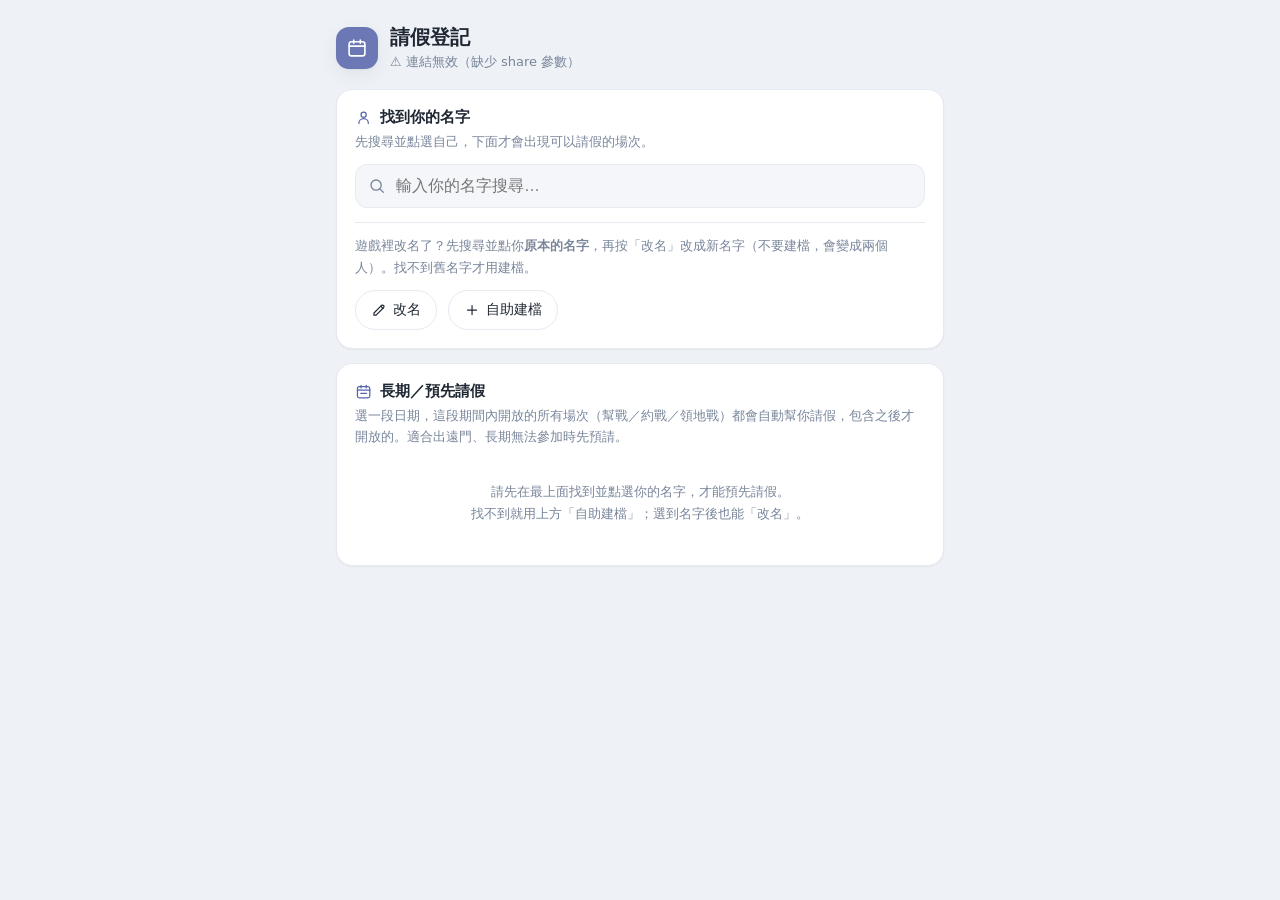
<file: leave.html>
<html lang="zh-TW"><head>
    <meta charset="UTF-8">
    <meta name="viewport" content="width=device-width, initial-scale=1.0">
    <title>請假登記</title>
    <style>
        /* =====================================================
           ===  極簡 2.0：與後台同一套設計語言（token + 線性圖標 + 克制的動態）
           ===  公開頁沒有主題切換鈕 → 深色跟隨系統設定
           ===================================================== */
        :root {
            --bg: #eef1f5; --surface: #ffffff; --surface-2: #f4f6fa;
            --text: #333b48; --ink: #1f2733; --muted: #78859a;
            --accent: #6b78b5; --accent-strong: #5766ab; --accent-soft: #e9ecf7; --on-accent: #ffffff;
            --border: #e6eaf1; --danger: #e5544b;
            --ok: #2e7d32; --ok-soft: #e8f5e9;
            --warn: #e65100; --warn-soft: #fff3e0; --warn-line: #ffcc80;
            --shadow-sm: 0 1px 2px rgba(24,33,52,.05);
            --shadow: 0 1px 2px rgba(24,33,52,.05), 0 6px 20px rgba(24,33,52,.06);
            --radius: 16px;
            --ease: cubic-bezier(.2,.8,.2,1); --ease-out: cubic-bezier(.16,1,.3,1);
            --t1: .13s; --t2: .2s; --t3: .32s;
            --ring: 0 0 0 3px color-mix(in srgb, var(--accent) 30%, transparent);
        }
        @media (prefers-color-scheme: dark) {
            :root {
                --bg: #0c1017; --surface: #151c26; --surface-2: #1b2430;
                --text: #c9d2de; --ink: #eef2f7; --muted: #8a97a9;
                --accent: #8592d8; --accent-strong: #9aa5e6; --accent-soft: #222b3d; --on-accent: #0b0f16;
                --border: #263140; --danger: #f2695f;
                --ok: #6ddc92; --ok-soft: #16301f;
                --warn: #ffb163; --warn-soft: #2e2113; --warn-line: #5b3d1c;
                --shadow-sm: 0 1px 2px rgba(0,0,0,.4);
                --shadow: 0 1px 2px rgba(0,0,0,.4), 0 8px 24px rgba(0,0,0,.35);
                --ring: 0 0 0 3px color-mix(in srgb, var(--accent) 38%, transparent);
            }
        }

        * { box-sizing: border-box; }
        body {
            margin: 0 auto; max-width: 640px; padding: 20px 16px 40px;
            font-family: "PingFang TC", "Microsoft JhengHei", system-ui, -apple-system, sans-serif;
            background: var(--bg); color: var(--text); -webkit-font-smoothing: antialiased;
        }
        ::selection { background: color-mix(in srgb, var(--accent) 26%, transparent); }

        /* 線性圖標（跟後台同規格：24 格、stroke 1.75、圓端點） */
        .ic {
            width: 1.15em; height: 1.15em; flex-shrink: 0; fill: none; stroke: currentColor;
            stroke-width: 1.75; stroke-linecap: round; stroke-linejoin: round; vertical-align: -.18em;
        }
        .ic-lg { width: 1.45em; height: 1.45em; }

        /* ---- 頁首 ---- */
        .page-head { display: flex; align-items: center; gap: 12px; margin: 4px 0 18px; }
        .page-mark {
            width: 42px; height: 42px; border-radius: 13px; flex-shrink: 0;
            background: var(--accent); color: var(--on-accent);
            display: grid; place-items: center; box-shadow: var(--shadow);
        }
        .page-mark .ic { width: 22px; height: 22px; }
        h1 { font-size: 20px; margin: 0; color: var(--ink); line-height: 1.3; }
        .sub { font-size: 13px; color: var(--muted); margin-top: 3px; }

        /* ---- 卡片 ---- */
        .card {
            background: var(--surface); border: 1px solid var(--border); border-radius: var(--radius);
            padding: 18px; margin-bottom: 14px; box-shadow: var(--shadow-sm);
            animation: rise-in var(--t3) var(--ease-out) both;
        }
        .card:nth-of-type(2) { animation-delay: .05s; }
        .card:nth-of-type(3) { animation-delay: .1s; }
        .card:nth-of-type(4) { animation-delay: .14s; }
        @keyframes rise-in { from { opacity: 0; transform: translateY(8px); } to { opacity: 1; transform: none; } }
        .card-title {
            display: flex; align-items: center; gap: 8px;
            font-weight: 700; font-size: 15px; color: var(--ink); margin-bottom: 4px;
        }
        .card-title .ic { color: var(--accent-strong); }
        .card-note { font-size: 12.5px; color: var(--muted); line-height: 1.7; margin-bottom: 12px; }
        .divider { border-top: 1px solid var(--border); margin: 14px 0 12px; }

        /* ---- 輸入 ---- */
        .search-input {
            width: 100%; padding: 12px 14px; font-size: 16px; color: var(--ink);
            background: var(--surface-2); border: 1px solid var(--border); border-radius: 12px;
            transition: border-color var(--t2) var(--ease), box-shadow var(--t2) var(--ease), background var(--t2) var(--ease);
        }
        .search-input:focus { outline: none; border-color: var(--accent); background: var(--surface); box-shadow: var(--ring); }
        .search-wrap { position: relative; }
        .search-wrap .ic-search {
            position: absolute; left: 13px; top: 50%; transform: translateY(-50%);
            width: 18px; height: 18px; color: var(--muted); pointer-events: none;
        }
        .search-wrap .search-input { padding-left: 40px; }

        /* ---- 名字晶片 ---- */
        .name-btn {
            display: inline-flex; align-items: center; gap: 6px; margin: 4px 6px 0 0;
            padding: 9px 15px; min-height: 40px;
            border: 1px solid var(--border); border-radius: 999px;
            background: var(--surface); color: var(--ink); cursor: pointer;
            font-size: 14px; font-family: inherit;
            transition: background var(--t2) var(--ease), border-color var(--t2) var(--ease),
                        color var(--t2) var(--ease), transform var(--t1) var(--ease);
        }
        .name-btn:hover { border-color: var(--accent); background: var(--accent-soft); color: var(--accent-strong); }
        .name-btn:active { transform: scale(.97); }
        .name-btn:focus-visible { outline: none; box-shadow: var(--ring); }
        .name-btn.active { background: var(--accent); border-color: var(--accent); color: var(--on-accent); font-weight: 700; }

        /* ---- 按鈕 ---- */
        .toggle-btn {
            display: inline-flex; align-items: center; justify-content: center; gap: 6px;
            padding: 11px 18px; min-height: 44px; min-width: 104px;
            border-radius: 12px; border: 1px solid transparent; cursor: pointer;
            font-size: 14px; font-weight: 600; font-family: inherit; white-space: nowrap;
            transition: transform var(--t1) var(--ease), box-shadow var(--t2) var(--ease),
                        background var(--t2) var(--ease), border-color var(--t2) var(--ease), color var(--t2) var(--ease);
        }
        .toggle-btn:focus-visible { outline: none; box-shadow: var(--ring); }
        .toggle-btn:active { transform: scale(.97); }
        /* 我要請假＝這一列的主要動作 */
        .toggle-leave { background: var(--accent); color: var(--on-accent); box-shadow: 0 2px 10px color-mix(in srgb, var(--accent) 40%, transparent); }
        .toggle-leave:hover { box-shadow: 0 6px 18px color-mix(in srgb, var(--accent) 45%, transparent); transform: translateY(-1px); }
        /* 已請假 → 只剩「取消」這個次要動作 */
        .toggle-cancel { background: var(--surface); color: var(--danger); border-color: color-mix(in srgb, var(--danger) 45%, var(--border)); }
        .toggle-cancel:hover { background: color-mix(in srgb, var(--danger) 8%, var(--surface)); border-color: var(--danger); }
        .btn-wide { width: 100%; }

        /* ---- 場次列 ---- */
        .win-row {
            display: flex; align-items: center; justify-content: space-between; gap: 12px;
            padding: 14px 2px; border-bottom: 1px solid var(--border);
        }
        .win-row:last-child { border-bottom: none; }
        .win-info { min-width: 0; }
        .win-info b { font-size: 15px; color: var(--ink); }
        .win-info .meta { font-size: 12px; color: var(--muted); margin-top: 3px; }

        /* ---- 標籤 ---- */
        .job-chip {
            display: inline-block; margin: 2px 4px 2px 0; padding: 3px 9px; border-radius: 8px;
            background: var(--surface-2); border: 1px solid var(--border); color: var(--ink); font-size: 12.5px;
        }
        .badge-reserve {
            display: inline-block; font-size: 11px; font-weight: 700; margin-left: 6px; padding: 2px 7px;
            border-radius: 7px; background: var(--warn-soft); color: var(--warn); border: 1px solid var(--warn-line);
        }
        .tag-on-leave {
            display: inline-block; font-size: 11px; font-weight: 700; margin-left: 6px; padding: 2px 7px;
            border-radius: 7px; background: var(--ok-soft); color: var(--ok);
        }
        .job-group { margin: 10px 0; }
        .job-head { font-size: 12px; font-weight: 700; color: var(--muted); margin-bottom: 5px; letter-spacing: .02em; }
        .stat-num { font-size: 11px; color: var(--muted); }

        /* ---- 名單 ---- */
        .lb-row {
            display: flex; align-items: center; justify-content: space-between; gap: 10px;
            padding: 10px 2px; border-bottom: 1px solid var(--border); flex-wrap: wrap;
            transition: background var(--t2) var(--ease);
        }
        .lb-row:last-child { border-bottom: none; }
        .lb-name { font-weight: 600; font-size: 14px; color: var(--ink); }
        .lb-rec { font-size: 12px; color: var(--muted); }
        .lb-rec b { color: var(--ink); }
        .win-block { border: 1px solid var(--border); border-radius: 12px; padding: 12px 14px; margin-bottom: 10px; background: var(--surface-2); }
        .win-block-title { font-weight: 700; font-size: 14px; color: var(--ink); margin-bottom: 6px; }

        .muted { color: var(--muted); font-size: 13px; text-align: center; padding: 22px 10px; line-height: 1.7; }
        .list-hint { font-size: 12px; color: var(--muted); margin-bottom: 6px; }
        .chip-x { color: var(--muted); margin-left: 4px; font-size: 12px; }
        .chip-x:hover { color: var(--danger); }
        /* 名單分組標題（已請假 / 後備），用左側色條取代 emoji */
        .group-label {
            display: flex; align-items: center; gap: 7px; font-size: 12px; font-weight: 700;
            margin-top: 10px; margin-bottom: 2px; color: var(--ink);
        }
        .group-label::before { content: ""; width: 3px; height: 13px; border-radius: 2px; background: currentColor; }
        .group-label.leave { color: var(--danger); }
        .group-label.reserve { color: var(--warn); }
        .selected-bar {
            display: flex; align-items: center; gap: 10px; flex-wrap: wrap;
            padding: 10px 12px; margin-bottom: 10px;
            background: var(--accent-soft); border-radius: 12px;
        }
        .selected-bar .who { font-weight: 700; font-size: 15px; color: var(--accent-strong); flex: 1; min-width: 0; }
        .collapse-head {
            display: flex; align-items: center; gap: 8px; cursor: pointer; user-select: none;
            font-weight: 700; font-size: 15px; color: var(--ink);
        }
        .collapse-head .caret { margin-left: auto; color: var(--muted); transition: transform var(--t2) var(--ease); }
        .collapse-head.open .caret { transform: rotate(90deg); }

        /* ---- Toast ---- */
        .toast {
            position: fixed; left: 50%; bottom: 26px; transform: translate(-50%, 10px);
            background: color-mix(in srgb, var(--ink) 90%, transparent); color: var(--surface);
            padding: 11px 20px; border-radius: 999px; font-size: 14px; font-weight: 600;
            opacity: 0; transition: opacity var(--t2) var(--ease), transform var(--t2) var(--ease-out);
            pointer-events: none; z-index: 50; box-shadow: 0 6px 22px rgba(24,33,52,.24);
        }
        .toast.show { opacity: 1; transform: translate(-50%, 0); }

        /* ---- 加載中：全屏遮罩（擋住重複送出）＋ 奔跑的牛馬 ----
               呼叫的那一刻就出現，點擊完全被擋住 → 不可能連點兩次送出兩筆。 */
        #load-overlay {
            position: fixed; inset: 0; z-index: 60; display: none;
            align-items: center; justify-content: center; padding: 20px;
        }
        #load-overlay.show {
            display: flex;
            background: color-mix(in srgb, var(--ink) 38%, transparent);
            backdrop-filter: blur(4px); -webkit-backdrop-filter: blur(4px);
            animation: fade-in var(--t2) var(--ease) both;
        }
        @keyframes fade-in { from { opacity: 0; } to { opacity: 1; } }
        .load-box {
            display: flex;
            flex-direction: column; align-items: center; gap: 2px; text-align: center;
            background: var(--surface); border: 1px solid var(--border);
            border-radius: 20px; padding: 22px 30px 20px; max-width: min(360px, 90vw);
            box-shadow: 0 12px 40px rgba(24,33,52,.28);
            animation: pop-in var(--t3) var(--ease-out) both;
        }
        @keyframes pop-in { from { opacity: 0; transform: translateY(10px) scale(.97); } to { opacity: 1; transform: none; } }
        .load-text { font-size: 15px; font-weight: 800; color: var(--ink); }
        .load-sub { font-size: 12px; color: var(--muted); line-height: 1.6; margin-top: 4px; }
        .load-escape {
            margin-top: 12px; padding: 6px 12px; font-size: 11.5px; font-family: inherit; cursor: pointer;
            color: var(--muted); background: var(--surface-2); border: 1px solid var(--border);
            border-radius: 999px; display: none;
        }
        .load-escape:hover { color: var(--danger); border-color: var(--danger); }
        #load-overlay.stuck .load-escape { display: inline-block; }

        /* 奔跑的牛馬 */
        .cow-run { width: 168px; height: 108px; overflow: visible; }
        .cow-run * { transform-box: fill-box; }
        .cw-torso, .cw-face, .cw-muzzle, .cw-ear { fill: var(--surface); stroke: var(--accent-strong); stroke-width: 2.4; }
        .cw-spot { fill: var(--accent-soft); stroke: none; }
        .cw-eye, .cw-nose, .cw-tuft { fill: var(--accent-strong); stroke: none; }
        .cw-leg, .cw-tail, .cw-horn { fill: none; stroke: var(--accent-strong); stroke-width: 2.6; stroke-linecap: round; }
        .cw-ground {
            fill: none; stroke: var(--border); stroke-width: 2.6; stroke-linecap: round;
            stroke-dasharray: 12 10; animation: cw-ground .5s linear infinite;
        }
        .cw-dust { fill: var(--border); stroke: none; }
        .d1 { animation: cw-dust .7s var(--ease) infinite; }
        .d2 { animation: cw-dust .7s var(--ease) .18s infinite; }
        .d3 { animation: cw-dust .7s var(--ease) .36s infinite; }
        .cw-body { animation: cw-bob .42s ease-in-out infinite alternate; }
        .cw-head { transform-origin: 20% 80%; animation: cw-nod .84s ease-in-out infinite alternate; }
        .cw-leg { transform-origin: center top; }
        .lg1, .lg4 { animation: cw-step .42s ease-in-out infinite alternate; }
        .lg2, .lg3 { animation: cw-step .42s ease-in-out infinite alternate-reverse; }
        .cw-tail { transform-origin: right top; animation: cw-swish .6s ease-in-out infinite alternate; }
        .cw-tuft { animation: cw-tuft .6s ease-in-out infinite alternate; }
        @keyframes cw-bob   { from { transform: translateY(0) scaleY(1); } to { transform: translateY(-4px) scaleY(1.03); } }
        @keyframes cw-nod   { from { transform: rotate(-4deg); } to { transform: rotate(3deg); } }
        @keyframes cw-step  { from { transform: rotate(-20deg); } to { transform: rotate(20deg); } }
        @keyframes cw-swish { from { transform: rotate(-14deg); } to { transform: rotate(12deg); } }
        @keyframes cw-tuft  { from { transform: translate(-3px, -1px); } to { transform: translate(2px, 2px); } }
        @keyframes cw-ground { to { stroke-dashoffset: -22; } }
        @keyframes cw-dust {
            0%   { opacity: 0;  transform: translate(6px, 0) scale(.5); }
            35%  { opacity: .75; }
            100% { opacity: 0;  transform: translate(-14px, -8px) scale(1.25); }
        }

        @media (max-width: 640px) {
            body { padding: 16px 12px 32px; }
            .card { padding: 16px 14px; }
            .win-row { flex-direction: column; align-items: stretch; gap: 10px; padding: 14px 0; }
            .win-row .toggle-btn { width: 100%; min-height: 46px; }
        }
        @media (prefers-reduced-motion: reduce) {
            *, *::before, *::after { animation-duration: .001ms !important; transition-duration: .001ms !important; }
            .load-bar > span { animation: none; width: 100%; }
        }
    </style>
</head>
<body>

    <svg style="position:absolute;width:0;height:0;overflow:hidden" aria-hidden="true" focusable="false"><defs>
        <symbol id="i-calendar" viewBox="0 0 24 24"><rect x="3.4" y="5.2" width="17.2" height="15.4" rx="2.6"/><path d="M3.4 10h17.2"/><path d="M8.4 3.4v3.4M15.6 3.4v3.4"/></symbol>
        <symbol id="i-search" viewBox="0 0 24 24"><circle cx="10.8" cy="10.8" r="6.8"/><path d="m20.4 20.4-4.6-4.6"/></symbol>
        <symbol id="i-user" viewBox="0 0 24 24"><circle cx="12" cy="8" r="3.6"/><path d="M5.4 20a6.6 6.6 0 0 1 13.2 0"/></symbol>
        <symbol id="i-edit" viewBox="0 0 24 24"><path d="M4.4 19.6h3.2L19 8.2a2.3 2.3 0 0 0-3.2-3.2L4.4 16.4z"/><path d="m14.6 6.2 3.2 3.2"/></symbol>
        <symbol id="i-plus" viewBox="0 0 24 24"><path d="M12 5.2v13.6M5.2 12h13.6"/></symbol>
        <symbol id="i-range" viewBox="0 0 24 24"><rect x="3.4" y="5.2" width="17.2" height="15.4" rx="2.6"/><path d="M3.4 10h17.2"/><path d="M8.4 3.4v3.4M15.6 3.4v3.4"/><path d="M8 14.4h8"/></symbol>
        <symbol id="i-clipboard" viewBox="0 0 24 24"><rect x="5.2" y="4.4" width="13.6" height="16.2" rx="2.4"/><path d="M9.2 4.4V3.4h5.6v1"/><path d="M9.2 10.4h5.6M9.2 14h5.6M9.2 17.4h3"/></symbol>
        <symbol id="i-chart" viewBox="0 0 24 24"><path d="M4 20h16"/><path d="M6.5 20v-6"/><path d="M11.5 20V8"/><path d="M16.5 20v-9"/></symbol>
        <symbol id="i-chevron" viewBox="0 0 24 24"><path d="m9.4 5.6 6.4 6.4-6.4 6.4"/></symbol>
    </defs></svg>

    <div class="page-head">
        <div class="page-mark"><svg class="ic"><use href="#i-calendar"/></svg></div>
        <div style="min-width:0;">
            <h1 id="guild-title">請假登記</h1>
            <div class="sub" id="sub-line">無需登入，找到自己的名字即可登記請假</div>
        </div>
    </div>

    <div class="card">
        <div class="card-title"><svg class="ic"><use href="#i-user"/></svg>找到你的名字</div>
        <div class="card-note">先搜尋並點選自己，下面才會出現可以請假的場次。</div>
        <div class="search-wrap">
            <svg class="ic ic-search"><use href="#i-search"/></svg>
            <input type="text" id="name-search" class="search-input" placeholder="輸入你的名字搜尋…" oninput="renderNames()">
        </div>
        <div id="name-list" style="margin-top:12px;"></div>
        <div class="divider"></div>
        <div class="card-note" style="margin-bottom:8px;">
            遊戲裡改名了？先搜尋並點你<b>原本的名字</b>，再按「改名」改成新名字（不要建檔，會變成兩個人）。找不到舊名字才用建檔。
        </div>
        <button class="name-btn" onclick="renameSelf()"><svg class="ic"><use href="#i-edit"/></svg>改名</button>
        <button class="name-btn" onclick="toggleJoinForm()"><svg class="ic"><use href="#i-plus"/></svg>自助建檔</button>
        <div id="join-form" style="display:none; margin-top:12px;">
            <input type="text" id="join-name" class="search-input" style="margin-bottom:8px;" placeholder="你的遊戲名字">
            <select id="join-job" class="search-input" style="margin-bottom:8px;">
                <option value="">選擇職業（選填）</option>
            </select>
            <button class="toggle-btn toggle-leave btn-wide" onclick="submitJoin()">建立並找到我</button>
            <div class="card-note" style="margin: 8px 0 0;">送出後即可登記請假。若你其實是改名，管理員之後會幫你把舊紀錄合併過來。</div>
        </div>
    </div>

    <div class="card" id="window-card" style="display:none;">
        <div class="selected-bar">
            <svg class="ic ic-lg" style="color:var(--accent-strong);"><use href="#i-user"/></svg>
            <span class="who" id="selected-name"></span>
            <button class="name-btn" style="margin:0;" onclick="renameSelf()"><svg class="ic"><use href="#i-edit"/></svg>改名</button>
        </div>
        <div id="selected-stats" class="card-note" style="margin-bottom:8px;"></div>
        <div class="card-title"><svg class="ic"><use href="#i-calendar"/></svg>開放中的場次</div>
        <div class="card-note">點右側按鈕即可請假或取消。後備由管理員安排。</div>
        <div id="window-list"></div>
    </div>

    <span id="long"></span>
    <div class="card" id="long-card">
        <div class="card-title"><svg class="ic"><use href="#i-range"/></svg>長期／預先請假</div>
        <div class="card-note">選一段日期，這段期間內開放的所有場次（幫戰／約戰／領地戰）都會自動幫你請假，包含之後才開放的。適合出遠門、長期無法參加時先預請。</div>
        <div id="long-need-select" class="muted">請先在最上面找到並點選你的名字，才能預先請假。<br>找不到就用上方「自助建檔」；選到名字後也能「改名」。</div>
        <div id="long-form" style="display:none;">
            <div style="display:flex; gap:8px; flex-wrap:wrap; align-items:center; margin-bottom:8px;">
                <input type="date" id="long-from" class="search-input" style="flex:1; min-width:135px;">
                <span style="color:var(--muted); font-size:13px;">至</span>
                <input type="date" id="long-to" class="search-input" style="flex:1; min-width:135px;">
            </div>
            <input type="text" id="long-reason" class="search-input" placeholder="原因（選填）" style="margin-bottom:10px;">
            <button class="toggle-btn toggle-leave btn-wide" onclick="submitLongLeave()">送出長期／預先請假</button>
        </div>
    </div>

    <div class="card" id="board-card" style="display:none;">
        <div class="card-title"><svg class="ic"><use href="#i-clipboard"/></svg>各場次請假名單（依職業）</div>
        <div id="board-list" style="margin-top:10px;"></div>
    </div>

    <div class="card" id="roster-overview-card" style="display:none;">
        <div class="collapse-head" id="overview-head" onclick="toggleOverview()">
            <svg class="ic"><use href="#i-chart"/></svg>全體出席／請假／後備記錄
            <svg class="ic caret" id="overview-caret"><use href="#i-chevron"/></svg>
        </div>
        <div id="roster-overview" style="display:none; margin-top:12px;"></div>
    </div>

    <div id="empty-state" class="muted" style="display:none;">目前沒有開放中的請假場次。</div>

    <div class="toast" id="toast"></div>
    <div id="load-overlay" role="status" aria-live="polite">
        <div class="load-box">
            <svg class="cow-run" viewBox="0 0 150 96" aria-hidden="true">
                <path class="cw-ground" d="M8 80h134"/>
                <circle class="cw-dust d1" cx="34" cy="73" r="4"/>
                <circle class="cw-dust d2" cx="22" cy="69" r="3"/>
                <circle class="cw-dust d3" cx="13" cy="75" r="2.4"/>
                <g class="cw-body">
                    <path class="cw-tail" d="M46 42c-9 2-12 9-11 16"/>
                    <circle class="cw-tuft" cx="35" cy="60" r="3.2"/>
                    <path class="cw-leg lg1" d="M56 58v20"/>
                    <path class="cw-leg lg2" d="M68 58v20"/>
                    <path class="cw-leg lg3" d="M85 58v20"/>
                    <path class="cw-leg lg4" d="M96 58v20"/>
                    <rect class="cw-torso" x="47" y="32" width="60" height="28" rx="14"/>
                    <ellipse class="cw-spot" cx="63" cy="42" rx="7" ry="5.4"/>
                    <ellipse class="cw-spot" cx="87" cy="51" rx="5" ry="3.8"/>
                    <g class="cw-head">
                        <path class="cw-horn" d="M103 25c-2.5-5 .5-8.5 4-7.5"/>
                        <path class="cw-horn" d="M121 25c2.5-5-.5-8.5-4-7.5"/>
                        <ellipse class="cw-ear" cx="102" cy="30" rx="4.2" ry="3"/>
                        <ellipse class="cw-ear" cx="122" cy="30" rx="4.2" ry="3"/>
                        <rect class="cw-face" x="100" y="24" width="24" height="27" rx="11.5"/>
                        <ellipse class="cw-muzzle" cx="112" cy="44" rx="9" ry="6.4"/>
                        <circle class="cw-eye" cx="107" cy="34" r="1.7"/>
                        <circle class="cw-eye" cx="118" cy="34" r="1.7"/>
                        <circle class="cw-nose" cx="108.6" cy="44.5" r="1.2"/>
                        <circle class="cw-nose" cx="115.4" cy="44.5" r="1.2"/>
                    </g>
                </g>
            </svg>
            <div class="load-text">牛馬正在為你全速加載</div>
            <div class="load-sub">牛馬就要有牛馬的樣子，效率那是額外價錢！！</div>
            <button class="load-escape" onclick="forceHideLoading()">等太久了？點這裡取消等待</button>
        </div>
    </div>

    <script src="leave.js?v=9"></script>
</body></html>
</file>
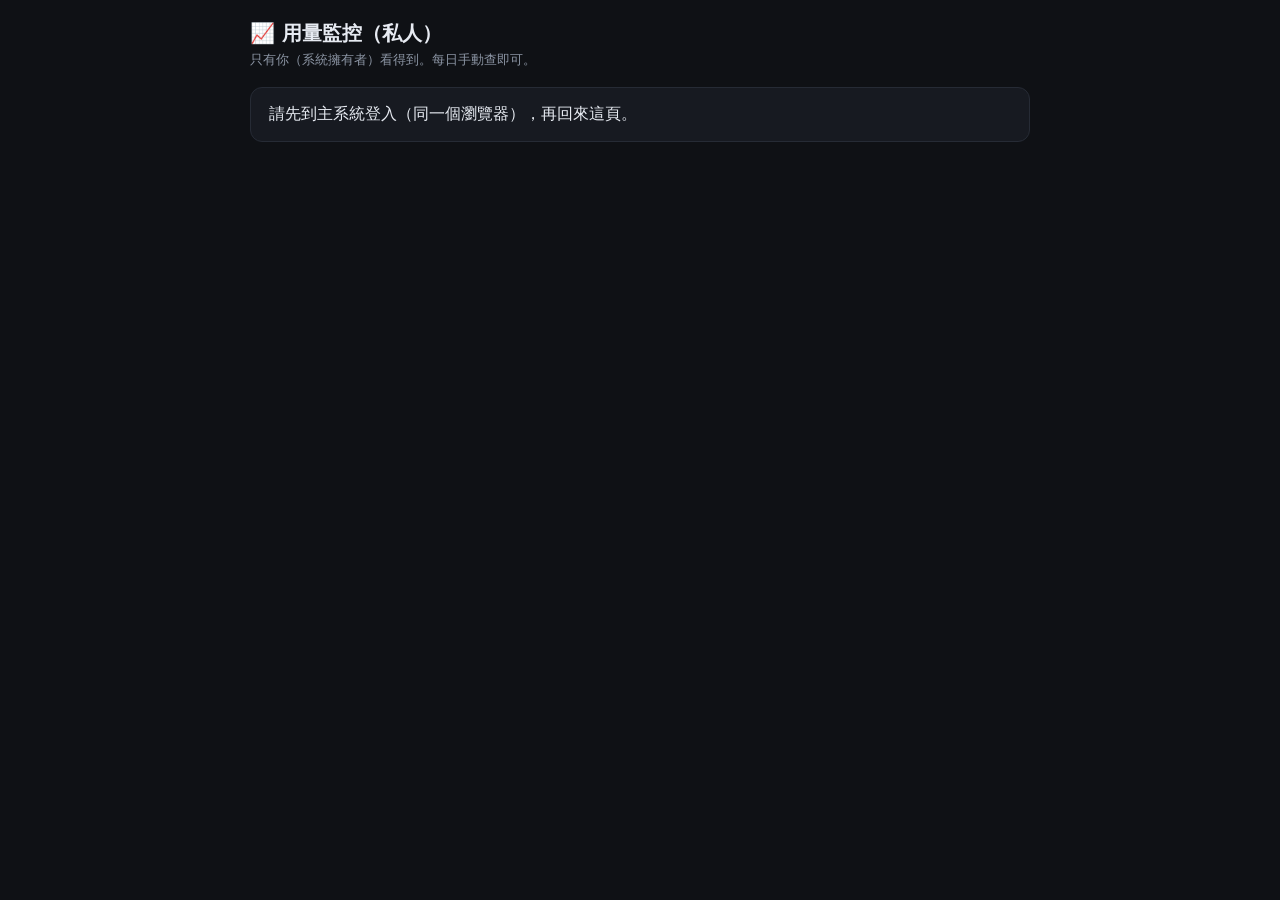
<file: usage.html>
<html lang="zh-TW"><head>
<meta charset="UTF-8">
<meta name="viewport" content="width=device-width, initial-scale=1.0">
<title>用量監控（私人）</title>
<style>
  :root{--bg:#0f1115;--card:#171a21;--line:#262b35;--ink:#e7ebf2;--muted:#8b94a3;--accent:#6ea8fe;--good:#4caf50;--warn:#e0a800;--crit:#e5534b;}
  *{box-sizing:border-box;}
  body{margin:0;background:#0f1115;color:#e7ebf2;font-family:"PingFang TC","Microsoft JhengHei",system-ui,sans-serif;padding:20px;max-width:820px;margin:0 auto;}
  h1{font-size:20px;margin:0 0 4px;}
  .sub{color:#8b94a3;font-size:13px;margin-bottom:18px;}
  .card{background:#171a21;border:1px solid #262b35;border-radius:12px;padding:16px 18px;margin-bottom:14px;}
  .card h2{font-size:14px;margin:0 0 12px;color:#8b94a3;font-weight:700;letter-spacing:.04em;}
  .kpis{display:grid;grid-template-columns:repeat(auto-fit,minmax(150px,1fr));gap:12px;}
  .kpi{background:#0f1115;border:1px solid #262b35;border-radius:10px;padding:12px 14px;}
  .kpi .n{font-size:22px;font-weight:800;font-variant-numeric:tabular-nums;}
  .kpi .l{font-size:12px;color:#8b94a3;margin-top:2px;}
  .bar{height:8px;background:#0f1115;border:1px solid #262b35;border-radius:6px;overflow:hidden;margin-top:8px;}
  .bar span{display:block;height:100%;background:#6ea8fe;}
  table{width:100%;border-collapse:collapse;font-size:13px;}
  th,td{text-align:left;padding:7px 10px;border-bottom:1px solid #262b35;}
  th{color:#8b94a3;font-size:12px;}
  td.n{text-align:right;font-variant-numeric:tabular-nums;}
  .grid2{display:grid;grid-template-columns:1fr 1fr;gap:6px 18px;font-size:13px;}
  .grid2 div{display:flex;justify-content:space-between;border-bottom:1px solid #262b35;padding:5px 0;}
  .grid2 b{font-variant-numeric:tabular-nums;}
  button{background:#6ea8fe;color:#0f1115;border:none;border-radius:8px;padding:9px 16px;font-weight:700;cursor:pointer;font-size:14px;}
  .muted{color:#8b94a3;font-size:12px;}
  code{background:#0f1115;border:1px solid #262b35;border-radius:5px;padding:1px 6px;font-size:12px;}
  a{color:#6ea8fe;}
</style>
</head>
<body>
  <h1>📈 用量監控（私人）</h1>
  <div class="sub">只有你（系統擁有者）看得到。每日手動查即可。</div>
  <div id="mount"><button onclick="load()">🔄 載入</button> <span class="muted" id="status"></span></div>

<script>
const WORKER_URL = "https://d1-template.cherrycywong0907.workers.dev";
const D1_STORAGE_LIMIT = 5 * 1024 * 1024 * 1024; // 5GB 免費
function fmtBytes(b){ if(b<1024)return b+' B'; if(b<1048576)return (b/1024).toFixed(1)+' KB'; if(b<1073741824)return (b/1048576).toFixed(2)+' MB'; return (b/1073741824).toFixed(2)+' GB'; }
function getToken(){ try{ return JSON.parse(localStorage.getItem('nsh_current_user')||'{}').token || ''; }catch(e){ return ''; } }

async function load(){
  const st = document.getElementById('status'); st.textContent='載入中…';
  const token = getToken();
  if(!token){ document.getElementById('mount').innerHTML = '<div class="card">請先到主系統登入（同一個瀏覽器），再回來這頁。</div>'; return; }
  let d;
  try{
    const res = await fetch(WORKER_URL + "/api/admin/usage?t=" + Date.now(), { cache:"no-store", headers:{ 'Authorization':'Bearer '+token } });
    if(res.status===403){ document.getElementById('mount').innerHTML = '<div class="card">這個帳號沒有權限。請在 Worker 設定環境變數 <code>ADMIN_USERNAME</code> = 你的登入帳號，再用那個帳號登入。</div>'; return; }
    if(!res.ok){ st.textContent = '載入失敗：'+res.status; return; }
    d = await res.json();
  }catch(e){ st.textContent='連線失敗：'+e.message; return; }
  render(d);
}

function render(d){
  const usedPct = Math.min(100, (d.estBytes / D1_STORAGE_LIMIT) * 100);
  const rows = (d.perOwner||[]).map(o=>`<tr><td>${o.owner}</td><td class="n">${o.c}</td><td class="n">${fmtBytes(o.b)}</td></tr>`).join('');
  const tbl = Object.entries(d.tables||{}).map(([k,v])=>`<div><span>${k}</span><b>${v}</b></div>`).join('');
  document.getElementById('mount').innerHTML = `
    <div style="margin-bottom:12px;"><button onclick="load()">🔄 重新整理</button></div>
    <div class="card">
      <h2>容量（D1 免費上限 5 GB）</h2>
      <div class="kpis">
        <div class="kpi"><div class="n">${d.reports.count}</div><div class="l">戰報總場數</div></div>
        <div class="kpi"><div class="n">${fmtBytes(d.reports.bytes)}</div><div class="l">戰報佔用</div></div>
        <div class="kpi"><div class="n">${fmtBytes(d.estBytes)}</div><div class="l">資料庫估算</div></div>
        <div class="kpi"><div class="n">${d.accounts}</div><div class="l">帳號數</div></div>
      </div>
      <div class="bar"><span style="width:${usedPct}%;background:${usedPct>80?'#e5534b':usedPct>50?'#e0a800':'#6ea8fe'}"></span></div>
      <div class="muted" style="margin-top:6px;">已用約 ${usedPct.toFixed(3)}% · 離 5 GB 還很遠</div>
    </div>

    <div class="card">
      <h2>各帳號戰報佔用（前 30）</h2>
      <table><thead><tr><th>帳號</th><th class="n">場數</th><th class="n">佔用</th></tr></thead><tbody>${rows||'<tr><td colspan="3" class="muted">無資料</td></tr>'}</tbody></table>
    </div>

    <div class="card">
      <h2>各表列數</h2>
      <div class="grid2">${tbl}</div>
    </div>

    <div class="card">
      <h2>每日「讀取 / 寫入」次數（要去 Cloudflare 後台看）</h2>
      <div class="muted" style="line-height:1.8;">
        這個系統讀不到 Cloudflare 自己的每日配額用量。最準的地方：<br>
        Cloudflare Dashboard → <b>Workers &amp; Pages → D1 → 你的資料庫 → Metrics</b>，可看每天 rows read / written / 儲存量。<br><br>
        免費上限參考：<br>
        · Workers 請求：<b>10 萬 / 日</b><br>
        · D1 讀取：<b>500 萬列 / 日</b>　·　寫入：<b>10 萬列 / 日</b><br>
        · D1 儲存：<b>5 GB</b>
      </div>
    </div>`;
}
load();
</script>
</body></html>
</file>
